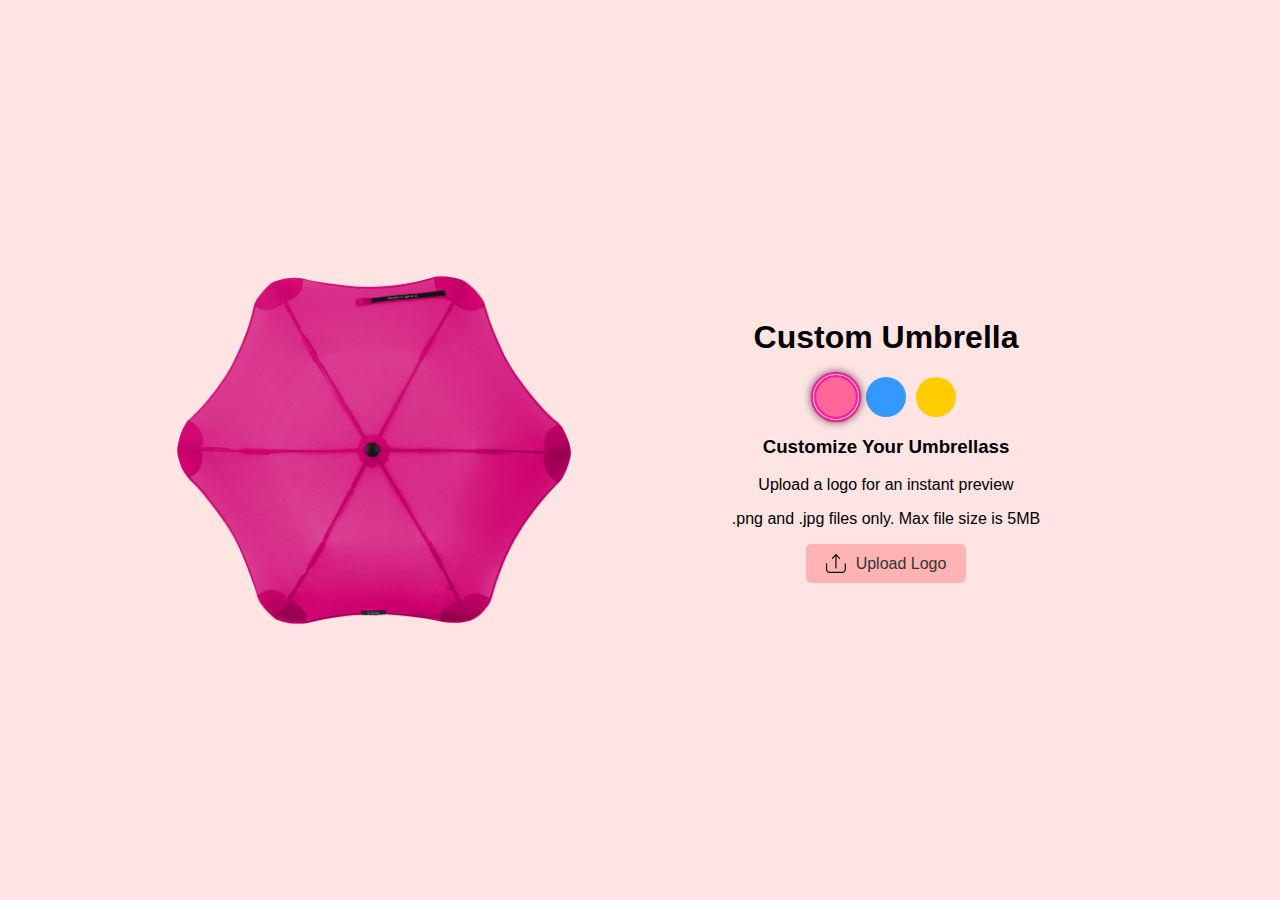
<file: Customize-Umbrella/index.html>
<!DOCTYPE html>
<html lang="en">
<head>
    <meta charset="UTF-8">
    <meta name="viewport" content="width=device-width, initial-scale=1.0">
    <title>Umbrella Customizer</title>
    <link rel="stylesheet" href="styles.css">
</head>
<body>
    <div class="customizer-container">
        <!-- Left Side: Umbrella Preview -->
        <div class="umbrella-container">
            <img id="umbrella" src="assets/Pink umbrella.png" alt="Umbrella">
            <img id="logo-preview" class="hidden" alt="Logo Preview">
            <div id="loader" class="hidden">
                <img src="assets/loader_icon.svg" alt="Loading...">
            </div>
        </div>

        <!-- Right Side: Controls -->
        <div class="controls">
            <h1>Custom Umbrella</h1>

            <div class="color-options">
                <button class="color-btn pink" data-color="Pink"></button>
                <button class="color-btn blue" data-color="Blue"></button>
                <button class="color-btn yellow" data-color="Yellow"></button>
            </div>

            <div class="info">
                <h3><b>Customize Your Umbrellass</b></h3>
                <p>Upload a logo for an instant preview</p>
                <p>.png and .jpg files only. Max file size is 5MB</p>
            </div>

            <!-- Upload Button -->
            <div class="upload-section">
                <label for="upload-logo" class="upload-btn">
                    <img src="assets/upload_icon.svg" alt="Upload Icon">
                    Upload Logo
                </label>
                <input type="file" id="upload-logo" accept="image/*">
            </div>
        </div>
    </div>

    <script src="script.js"></script>
</body>
</html>
</file>
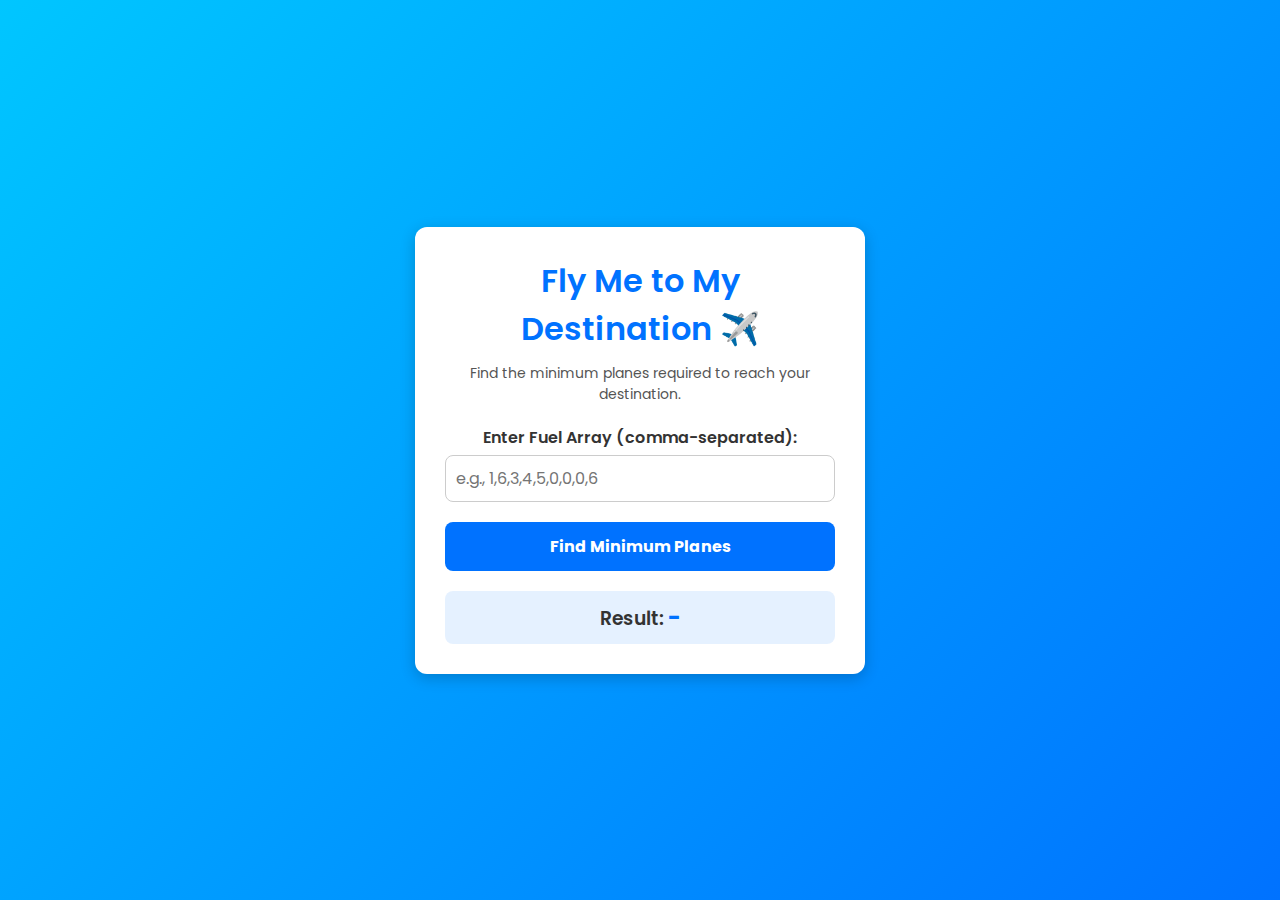
<file: FlyMeToMyDestination/index.html>
<!DOCTYPE html>
<html lang="en">
<head>
    <meta charset="UTF-8">
    <meta name="viewport" content="width=device-width, initial-scale=1.0">
    <title>Fly Me to My Destination ✈️</title>
    <link rel="stylesheet" href="styles.css">
</head>
<body>
    <div class="container">
        <h1>Fly Me to My Destination ✈️</h1>
        <p>Find the minimum planes required to reach your destination.</p>

        <div class="input-container">
            <label for="fuelInput">Enter Fuel Array (comma-separated):</label>
            <input type="text" id="fuelInput" placeholder="e.g., 1,6,3,4,5,0,0,0,6">
        </div>

        <button class="calculate-btn" onclick="calculateMinPlanes()">Find Minimum Planes</button>

        <div class="result-box">
            <h3>Result: <span id="result">-</span></h3>
        </div>
    </div>

    <script src="script.js"></script>
</body>
</html>
</file>
<file: Customize-Umbrella/styles.css>
/* General Styles */
    body {
        font-family: Arial, sans-serif;
        margin: 0;
        padding: 0;
        display: flex;
        justify-content: center;
        align-items: center;
        height: 100vh;
        transition: background 0.5s ease-in-out;
    }

    /* Main Container */
    .customizer-container {
        display: flex;
        width: 80%;
        height: 80vh;
        padding: 20px;
        border-radius: 10px;
        transition: background 0.5s ease-in-out;
    }

    /* Umbrella Section (Left Side) */
    .umbrella-container {
        flex: 1;
        display: flex;
        align-items: center;
        justify-content: center;
        position: relative;
    }

    #umbrella {
        width: 80%;
        max-width: 400px;
    }

    /* Logo Preview */
    #logo-preview {
        position: absolute;
        bottom: 10%;
        width: 80px;
        height: auto;
    }

    /* Loader */
    #loader {
        position: absolute;
        top: 50%;
        left: 50%;
        transform: translate(-50%, -50%);
        width: 80px;
        /* Adjust size as needed */
        height: auto;
    }

    /* #loader img {
        width: 100%;
        height: auto;
    }
     */


    #loader img {
        width: 100%;
        height: auto;
        filter: var(--spinner-color);
    }

    :root {
        --spinner-color: invert(18%) sepia(77%) saturate(1000%) hue-rotate(300deg);
    }


    .hidden {
        display: none;
    }

    /* Controls Section (Right Side) */
    .controls {
        flex: 1;
        display: flex;
        flex-direction: column;
        justify-content: center;
        padding: 20px;
        text-align: center;
    }

    /* Upload Section */
    .upload-section {
        margin-bottom: 20px;
    }

    .upload-btn {
        display: inline-flex;
        align-items: center;
        background: #ffcccc;
        color: #333;
        padding: 10px 20px;
        border-radius: 5px;
        cursor: pointer;
        transition: background 0.3s ease-in-out;
    }

    .upload-btn img {
        width: 20px;
        margin-right: 10px;
    }

    /* Hide File Input */
    #upload-logo {
        display: none;
    }

    /* Color Buttons */
    .color-options {
        display: flex;
        gap: 10px;
        justify-content: center;
    }

    .color-btn {
        width: 40px;
        height: 40px;
        border: none;
        border-radius: 50%;
        cursor: pointer;
        transition: transform 0.2s ease-in-out;
    }

    .color-btn:hover {
        transform: scale(1.1);
    }

    /* Define Colors */
    .pink {
        background: #ff6699;
    }

    .blue {
        background: #3399ff;
    }

    .yellow {
        background: #ffcc00;
    }

    /* Highlight the selected color button */
    .selected {
        border: 2px solid var(--border-color);
        /* Dynamic border color */
        box-shadow: 0 0 10px rgba(0, 0, 0, 0.3);
        /* Soft black glow */
        transform: scale(1.1);
        /* Slightly enlarge the selected button */
        position: relative;
    }

    /* Dynamic Colored Outline */
    .selected::before {
        content: "";
        position: absolute;
        top: -5px;
        left: -5px;
        right: -5px;
        bottom: -5px;
        border: 2px solid var(--border-color);
        /* Dynamic border color */
        border-radius: 50%;
        /* Circular shape */
        box-shadow: 0 0 8px rgba(0, 0, 0, 0.5);
        /* Black shadow */
    }



    /* Loader Spin Animation */
    .spin {
        animation: spin 1s linear infinite;
    }

    @keyframes spin {
        0% {
            transform: rotate(0deg);
        }

        100% {
            transform: rotate(360deg);
        }
    }


    /* Logo Preview (Inside Umbrella) */
    #logo-preview {
        position: absolute;
        bottom: 30%;
        left: 50%;
        transform: translate(-50%, -50%);
        width: 80px;
        height: auto;
        z-index: 2;
        /* Ensure it stays above the umbrella */
    }
</file>
<file: FlyMeToMyDestination/styles.css>
/* Google Font */
@import url('https://fonts.googleapis.com/css2?family=Poppins:wght@300;400;600&display=swap');

* {
    margin: 0;
    padding: 0;
    box-sizing: border-box;
    font-family: 'Poppins', sans-serif;
}

body {
    background: linear-gradient(135deg, #00c6ff, #0072ff);
    height: 100vh;
    display: flex;
    justify-content: center;
    align-items: center;
}

.container {
    background: white;
    padding: 30px;
    border-radius: 12px;
    box-shadow: 0px 4px 15px rgba(0, 0, 0, 0.2);
    text-align: center;
    max-width: 450px;
    width: 100%;
}

h1 {
    color: #0072ff;
    font-weight: 600;
    margin-bottom: 10px;
}

p {
    color: #555;
    font-size: 14px;
}

.input-container {
    margin: 20px 0;
}

label {
    display: block;
    font-weight: 600;
    color: #333;
    margin-bottom: 5px;
}

input {
    width: 100%;
    padding: 10px;
    border-radius: 8px;
    border: 1px solid #ccc;
    outline: none;
    font-size: 16px;
    transition: 0.3s;
}

input:focus {
    border-color: #0072ff;
    box-shadow: 0px 0px 5px rgba(0, 114, 255, 0.5);
}

.calculate-btn {
    background: #0072ff;
    color: white;
    padding: 12px;
    font-size: 16px;
    border: none;
    border-radius: 8px;
    cursor: pointer;
    width: 100%;
    font-weight: bold;
    transition: 0.3s;
}

.calculate-btn:hover {
    background: #0056b3;
}

.result-box {
    margin-top: 20px;
    padding: 10px;
    background: rgba(0, 114, 255, 0.1);
    border-radius: 8px;
}

h3 {
    font-weight: 600;
    color: #333;
}

#result {
    font-size: 22px;
    font-weight: bold;
    color: #0072ff;
}
</file>
